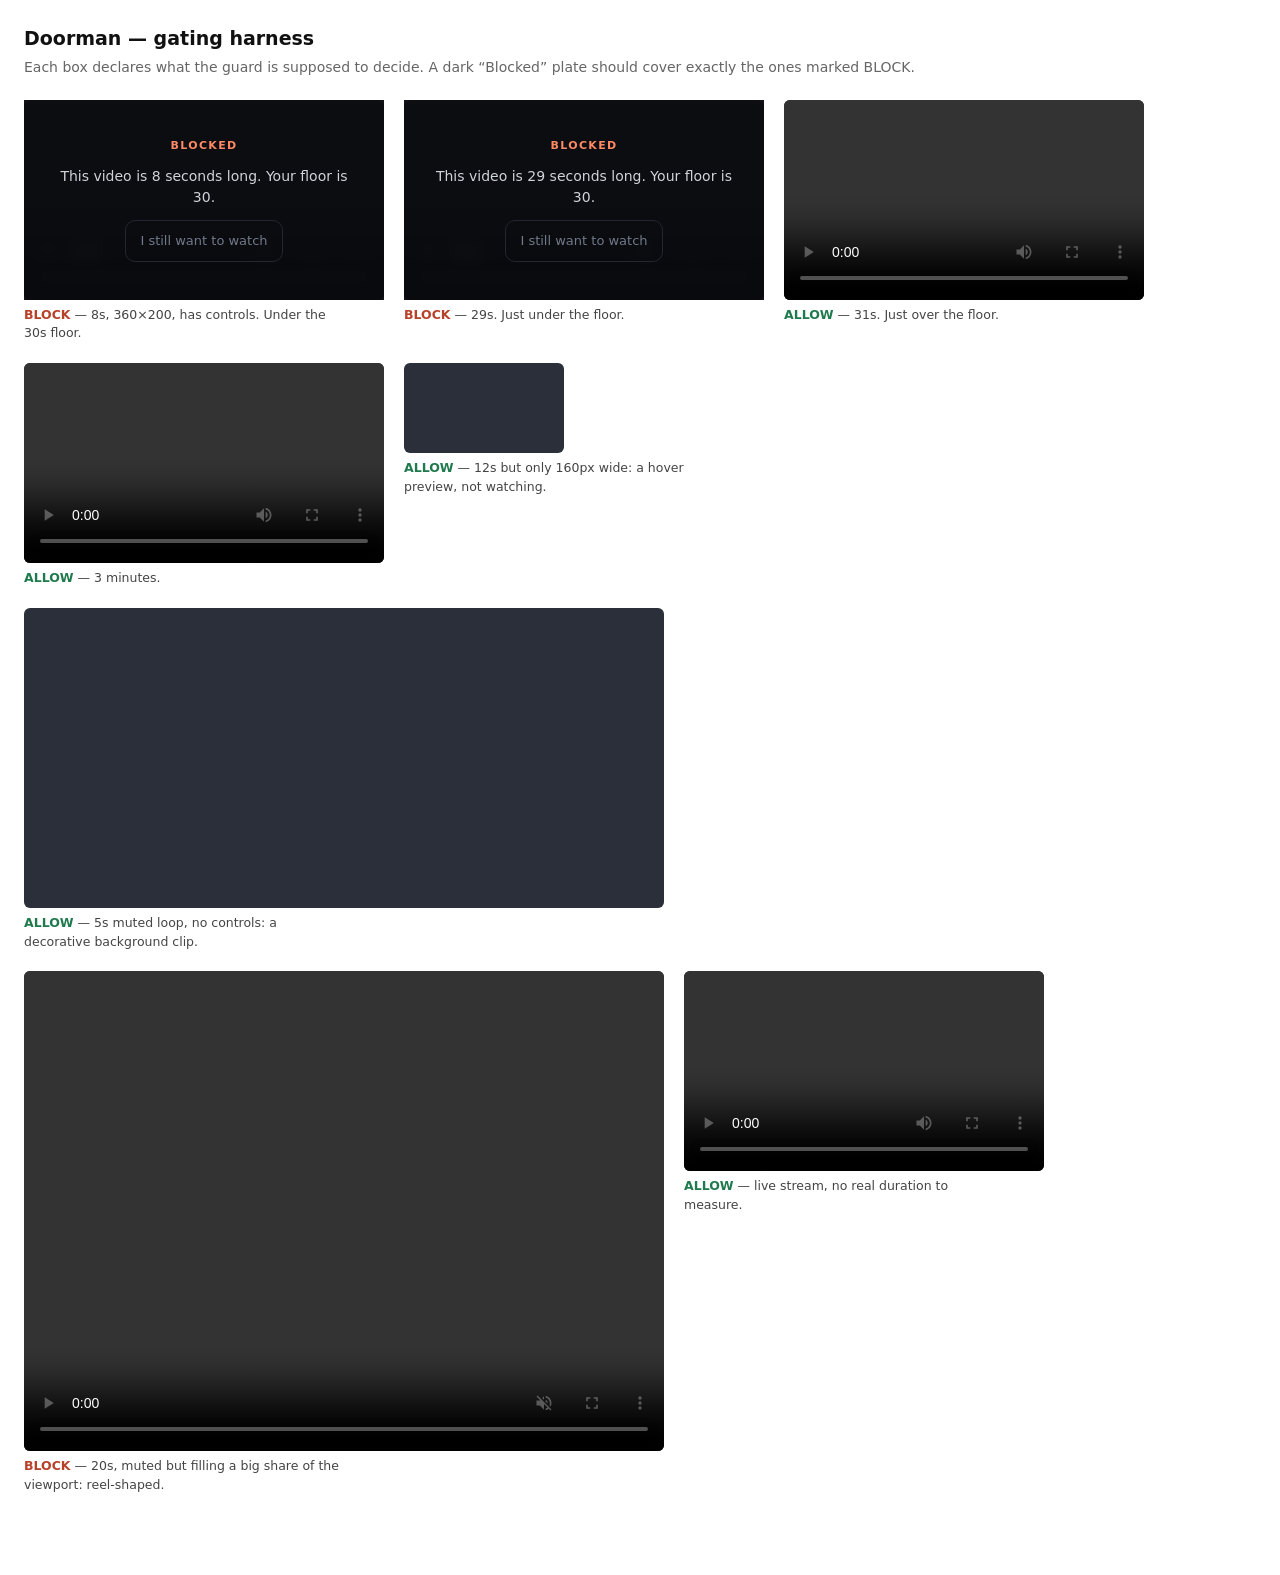
<file: dev/index.html>
<!doctype html>
<meta charset="utf-8">
<title>Doorman — gating harness</title>
<style>
  body { background:#fff; color:#111; font:14px/1.5 system-ui, sans-serif; margin:0; padding:24px 24px 80px; }
  h1 { font-size:19px; margin:0 0 4px; }
  p.sub { color:#666; margin:0 0 22px; }
  .grid { display:flex; flex-wrap:wrap; gap:20px; align-items:flex-start; }
  figure { margin:0; }
  figcaption { font-size:12.5px; color:#444; margin-top:6px; max-width:320px; }
  .expect { font-weight:600; }
  .expect.block { color:#b8412a; }
  .expect.allow { color:#1f7a4d; }
  video { display:block; background:#2a2f3a; border-radius:6px; }
</style>

<h1>Doorman — gating harness</h1>
<p class="sub">Each box declares what the guard is supposed to decide. A dark “Blocked” plate should cover exactly the ones marked BLOCK.</p>

<div class="grid">
  <figure>
    <video data-duration="8" width="360" height="200" controls></video>
    <figcaption><span class="expect block">BLOCK</span> — 8s, 360×200, has controls. Under the 30s floor.</figcaption>
  </figure>

  <figure>
    <video data-duration="29" width="360" height="200" controls></video>
    <figcaption><span class="expect block">BLOCK</span> — 29s. Just under the floor.</figcaption>
  </figure>

  <figure>
    <video data-duration="31" width="360" height="200" controls></video>
    <figcaption><span class="expect allow">ALLOW</span> — 31s. Just over the floor.</figcaption>
  </figure>

  <figure>
    <video data-duration="180" width="360" height="200" controls></video>
    <figcaption><span class="expect allow">ALLOW</span> — 3 minutes.</figcaption>
  </figure>

  <figure>
    <video data-duration="12" width="160" height="90" muted loop></video>
    <figcaption><span class="expect allow">ALLOW</span> — 12s but only 160px wide: a hover preview, not watching.</figcaption>
  </figure>

  <figure>
    <video data-duration="5" width="640" height="300" muted loop></video>
    <figcaption><span class="expect allow">ALLOW</span> — 5s muted loop, no controls: a decorative background clip.</figcaption>
  </figure>

  <figure>
    <video data-duration="20" width="640" height="480" muted controls></video>
    <figcaption><span class="expect block">BLOCK</span> — 20s, muted but filling a big share of the viewport: reel-shaped.</figcaption>
  </figure>

  <figure>
    <video data-duration="Infinity" width="360" height="200" controls></video>
    <figcaption><span class="expect allow">ALLOW</span> — live stream, no real duration to measure.</figcaption>
  </figure>
</div>

<script>
  /* Load the extension's real sources in order, cache-busted, so the harness
     always exercises the current code instead of whatever the browser kept. */
  (() => {
    const FILES = [
      '../src/content/enforcer.js',
      '../src/shared/defaults.js',
      '../src/shared/sites.js',
      'stub.js',
      '../src/content/challenge.js',
      '../src/content/ui.js',
      '../src/content/guard.js'
    ];
    const bust = Date.now();
    (function load(i) {
      if (i >= FILES.length) return;
      const el = document.createElement('script');
      el.src = `${FILES[i]}?t=${bust}`;
      el.onload = () => load(i + 1);
      el.onerror = () => console.error('harness: failed to load', FILES[i]);
      document.head.appendChild(el);
    })(0);
  })();
</script>
</file>
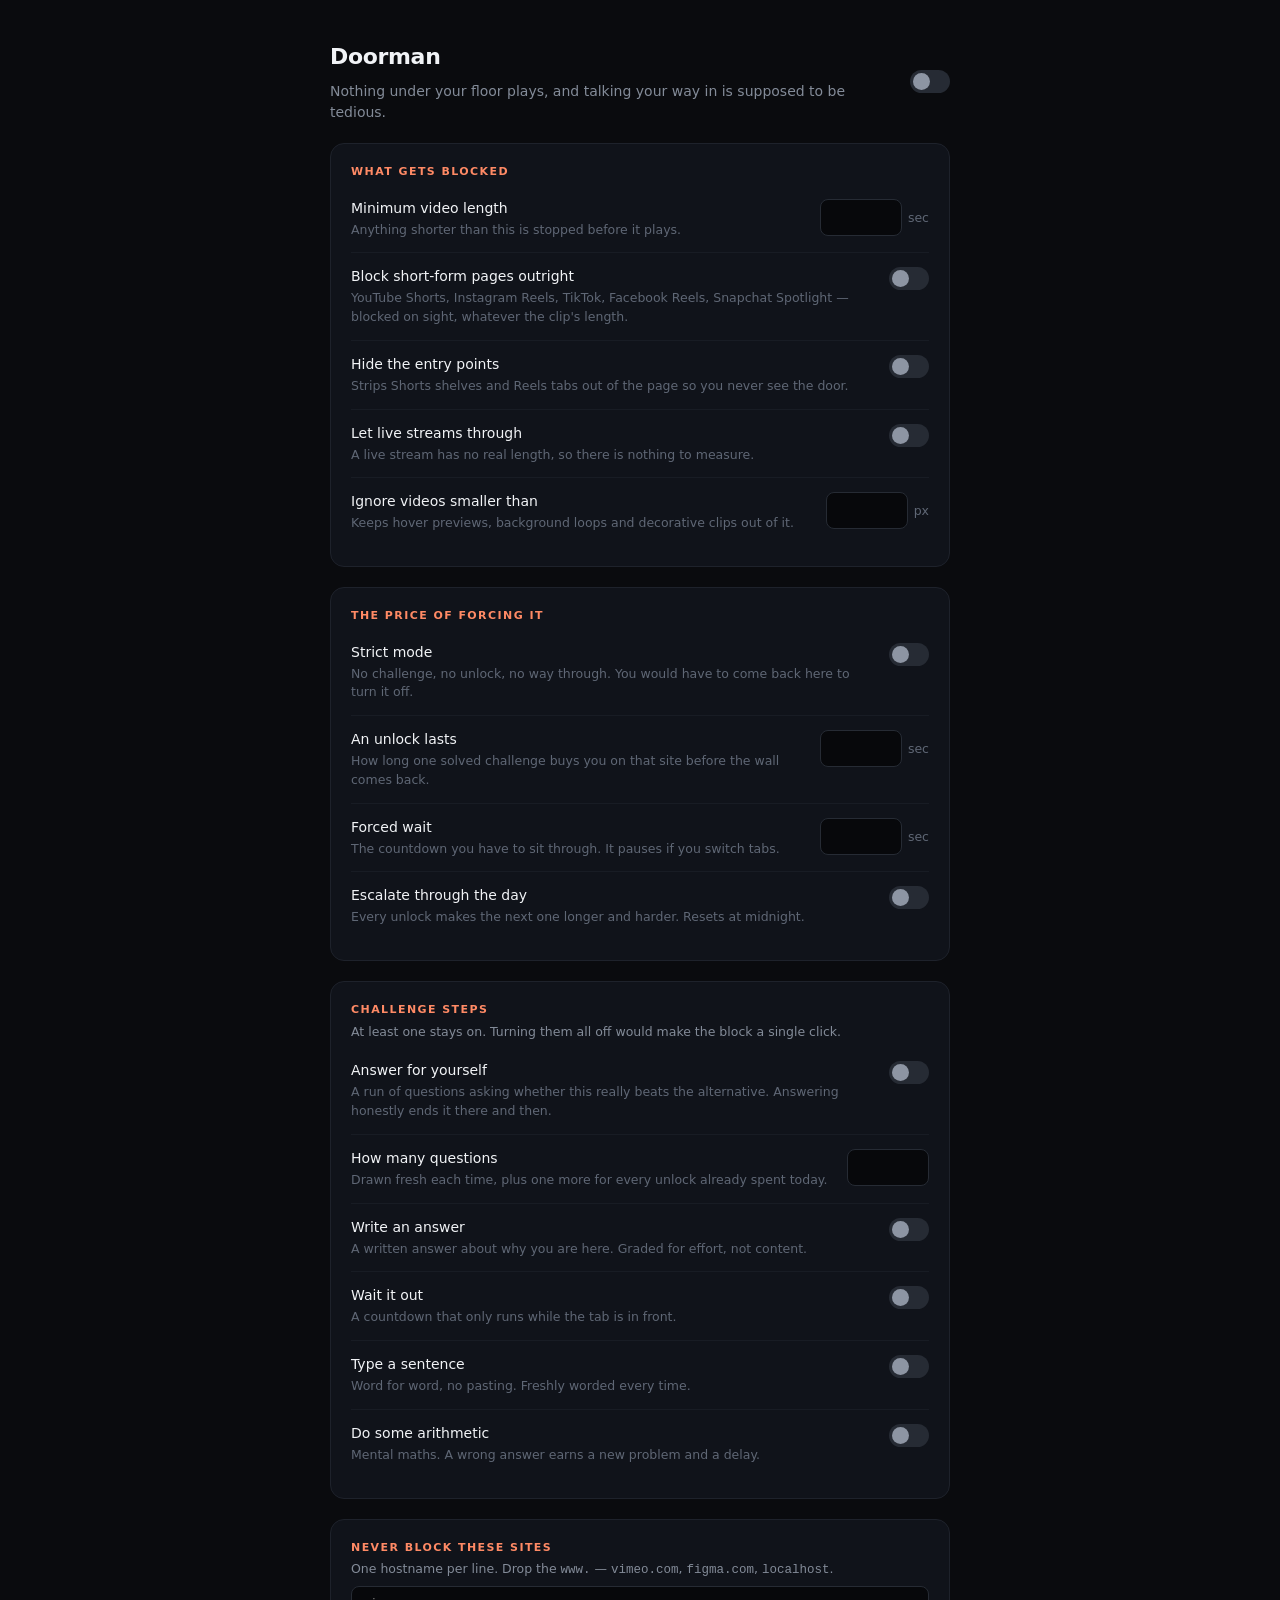
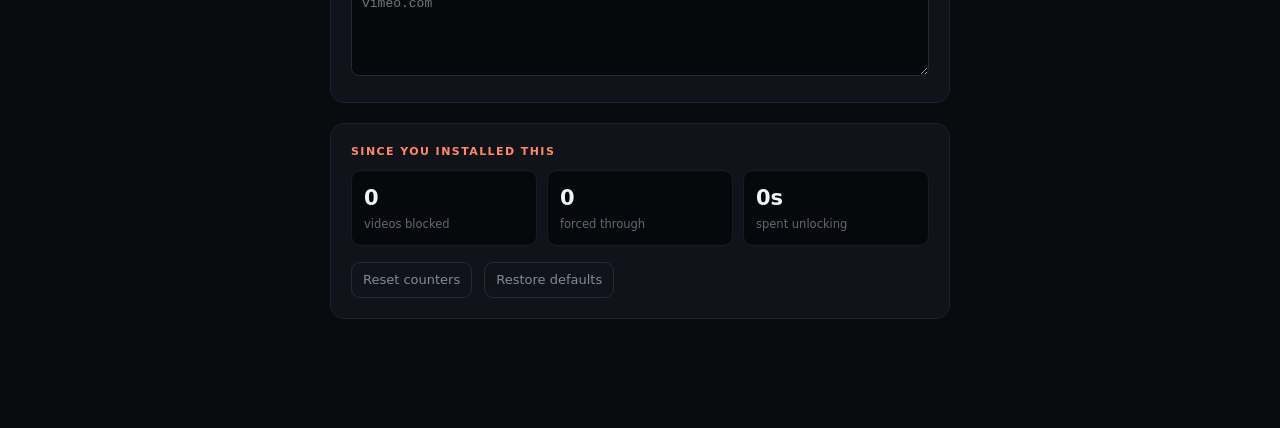
<file: src/options/options.html>
<!doctype html>
<meta charset="utf-8">
<title>Doorman — Settings</title>
<link rel="stylesheet" href="../shared/pages.css">
<style>
  body { padding: 40px 24px 72px; }
  main { max-width: 620px; margin: 0 auto; display: flex; flex-direction: column; gap: 20px; }
  .intro p { margin-top: 8px; }
  .head { display: flex; align-items: center; justify-content: space-between; gap: 20px; }
  .section h2 { margin-bottom: 4px; }
  .section > p { font-size: 12.5px; margin-bottom: 6px; }
  .danger { display: flex; align-items: center; gap: 12px; }
  .unit { color: var(--dim); font-size: 12.5px; margin-left: 6px; }
  .foot { display: flex; justify-content: space-between; align-items: center; }
</style>

<main>
  <div class="intro head">
    <div>
      <h1>Doorman</h1>
      <p>Nothing under your floor plays, and talking your way in is supposed to be tedious.</p>
    </div>
    <label class="switch" title="Turn all blocking on or off">
      <input type="checkbox" id="enabled">
      <span></span>
    </label>
  </div>

  <section class="card section">
    <h2>What gets blocked</h2>
    <div class="row">
      <div class="row__text">
        <div class="row__label">Minimum video length</div>
        <div class="row__help">Anything shorter than this is stopped before it plays.</div>
      </div>
      <div class="row__control"><input type="number" id="minSeconds" min="1" max="3600" step="1"><span class="unit">sec</span></div>
    </div>
    <div class="row">
      <div class="row__text">
        <div class="row__label">Block short-form pages outright</div>
        <div class="row__help">YouTube Shorts, Instagram Reels, TikTok, Facebook Reels, Snapchat Spotlight — blocked on sight, whatever the clip's length.</div>
      </div>
      <div class="row__control"><label class="switch"><input type="checkbox" id="blockShortFormPages"><span></span></label></div>
    </div>
    <div class="row">
      <div class="row__text">
        <div class="row__label">Hide the entry points</div>
        <div class="row__help">Strips Shorts shelves and Reels tabs out of the page so you never see the door.</div>
      </div>
      <div class="row__control"><label class="switch"><input type="checkbox" id="hideShortFormUI"><span></span></label></div>
    </div>
    <div class="row">
      <div class="row__text">
        <div class="row__label">Let live streams through</div>
        <div class="row__help">A live stream has no real length, so there is nothing to measure.</div>
      </div>
      <div class="row__control"><label class="switch"><input type="checkbox" id="allowLiveStreams"><span></span></label></div>
    </div>
    <div class="row">
      <div class="row__text">
        <div class="row__label">Ignore videos smaller than</div>
        <div class="row__help">Keeps hover previews, background loops and decorative clips out of it.</div>
      </div>
      <div class="row__control"><input type="number" id="minVideoPx" min="0" max="2000" step="10"><span class="unit">px</span></div>
    </div>
  </section>

  <section class="card section">
    <h2>The price of forcing it</h2>
    <div class="row">
      <div class="row__text">
        <div class="row__label">Strict mode</div>
        <div class="row__help">No challenge, no unlock, no way through. You would have to come back here to turn it off.</div>
      </div>
      <div class="row__control"><label class="switch"><input type="checkbox" id="strictMode"><span></span></label></div>
    </div>
    <div class="row">
      <div class="row__text">
        <div class="row__label">An unlock lasts</div>
        <div class="row__help">How long one solved challenge buys you on that site before the wall comes back.</div>
      </div>
      <div class="row__control"><input type="number" id="passSeconds" min="5" max="3600" step="5"><span class="unit">sec</span></div>
    </div>
    <div class="row">
      <div class="row__text">
        <div class="row__label">Forced wait</div>
        <div class="row__help">The countdown you have to sit through. It pauses if you switch tabs.</div>
      </div>
      <div class="row__control"><input type="number" id="baseWaitSeconds" min="0" max="600" step="5"><span class="unit">sec</span></div>
    </div>
    <div class="row">
      <div class="row__text">
        <div class="row__label">Escalate through the day</div>
        <div class="row__help">Every unlock makes the next one longer and harder. Resets at midnight.</div>
      </div>
      <div class="row__control"><label class="switch"><input type="checkbox" id="escalate"><span></span></label></div>
    </div>
  </section>

  <section class="card section">
    <h2>Challenge steps</h2>
    <p>At least one stays on. Turning them all off would make the block a single click.</p>
    <div class="row">
      <div class="row__text">
        <div class="row__label">Answer for yourself</div>
        <div class="row__help">A run of questions asking whether this really beats the alternative. Answering honestly ends it there and then.</div>
      </div>
      <div class="row__control"><label class="switch"><input type="checkbox" id="step-questions"><span></span></label></div>
    </div>
    <div class="row">
      <div class="row__text">
        <div class="row__label">How many questions</div>
        <div class="row__help">Drawn fresh each time, plus one more for every unlock already spent today.</div>
      </div>
      <div class="row__control"><input type="number" id="questionCount" min="1" max="16" step="1"></div>
    </div>
    <div class="row">
      <div class="row__text">
        <div class="row__label">Write an answer</div>
        <div class="row__help">A written answer about why you are here. Graded for effort, not content.</div>
      </div>
      <div class="row__control"><label class="switch"><input type="checkbox" id="step-reflect"><span></span></label></div>
    </div>
    <div class="row">
      <div class="row__text">
        <div class="row__label">Wait it out</div>
        <div class="row__help">A countdown that only runs while the tab is in front.</div>
      </div>
      <div class="row__control"><label class="switch"><input type="checkbox" id="step-wait"><span></span></label></div>
    </div>
    <div class="row">
      <div class="row__text">
        <div class="row__label">Type a sentence</div>
        <div class="row__help">Word for word, no pasting. Freshly worded every time.</div>
      </div>
      <div class="row__control"><label class="switch"><input type="checkbox" id="step-pledge"><span></span></label></div>
    </div>
    <div class="row">
      <div class="row__text">
        <div class="row__label">Do some arithmetic</div>
        <div class="row__help">Mental maths. A wrong answer earns a new problem and a delay.</div>
      </div>
      <div class="row__control"><label class="switch"><input type="checkbox" id="step-math"><span></span></label></div>
    </div>
  </section>

  <section class="card section">
    <h2>Never block these sites</h2>
    <p>One hostname per line. Drop the <code>www.</code> — <code>vimeo.com</code>, <code>figma.com</code>, <code>localhost</code>.</p>
    <textarea id="allowlist" spellcheck="false" placeholder="vimeo.com"></textarea>
  </section>

  <section class="card section">
    <h2>Since you installed this</h2>
    <div class="stats" style="margin: 10px 0 16px">
      <div class="stat"><div class="stat__n" id="t-blocked">0</div><div class="stat__l">videos blocked</div></div>
      <div class="stat"><div class="stat__n" id="t-unlocks">0</div><div class="stat__l">forced through</div></div>
      <div class="stat"><div class="stat__n" id="t-waited">0s</div><div class="stat__l">spent unlocking</div></div>
    </div>
    <div class="danger">
      <button id="reset-stats" class="ghost">Reset counters</button>
      <button id="reset-settings" class="ghost">Restore defaults</button>
    </div>
  </section>

  <div class="foot">
    <span></span>
    <span class="saved" id="saved">saved</span>
  </div>
</main>

<script src="../shared/defaults.js"></script>
<script src="options.js"></script>
</file>
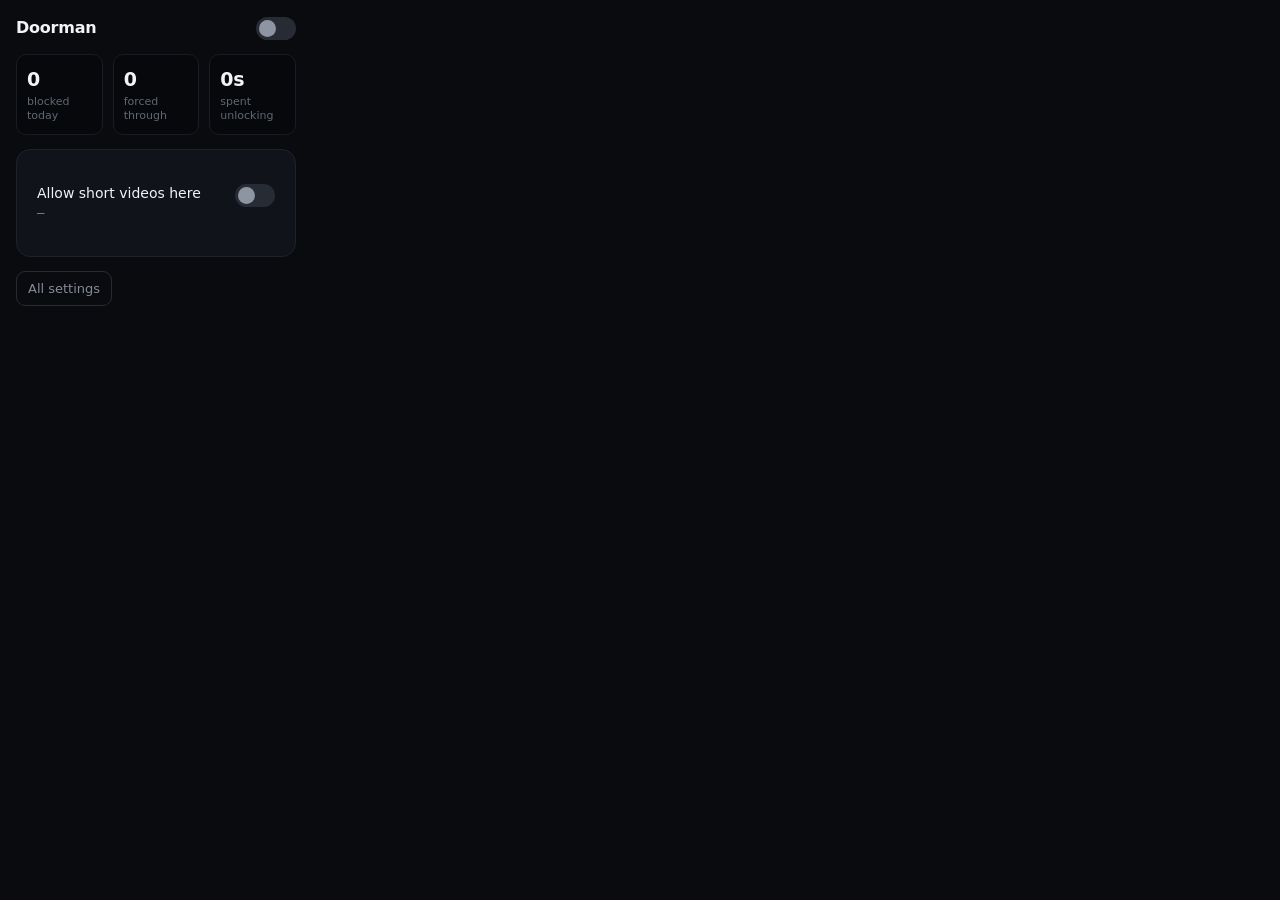
<file: src/popup/popup.html>
<!doctype html>
<meta charset="utf-8">
<title>Doorman</title>
<link rel="stylesheet" href="../shared/pages.css">
<style>
  body { width: 312px; padding: 16px; }
  /* Three columns of ~70px of content: keep the figures on one line. */
  .stat { padding: 10px; }
  .stat__n { font-size: 19px; white-space: nowrap; }
  .stat__l { font-size: 11px; line-height: 1.35; }
  header { display: flex; align-items: center; justify-content: space-between; margin-bottom: 14px; }
  header h1 { font-size: 16px; }
  .site { margin-top: 14px; }
  .host { font-family: ui-monospace, SFMono-Regular, Menlo, monospace; font-size: 12.5px; color: var(--muted); word-break: break-all; }
  .pass { margin-top: 12px; padding: 11px 12px; border-radius: 10px; background: #2a1a14; border: 1px solid #47281d; font-size: 13px; }
  .pass strong { color: var(--accent); font-variant-numeric: tabular-nums; }
  footer { margin-top: 14px; display: flex; justify-content: space-between; align-items: center; }
  [hidden] { display: none !important; }
  .switch input:disabled { cursor: not-allowed; }
  .switch input:disabled + span { opacity: 0.45; }
  .locked {
    margin-top: 12px;
    padding: 10px 12px;
    border-radius: 10px;
    background: #16120f;
    border: 1px solid #332520;
    font-size: 12.5px;
    line-height: 1.45;
    color: var(--muted);
  }
  .locked strong { color: var(--accent); font-weight: 600; }
</style>

<header>
  <h1>Doorman</h1>
  <label class="switch" title="Turn all blocking on or off">
    <input type="checkbox" id="enabled">
    <span></span>
  </label>
</header>

<div class="locked" id="locked" hidden>
  <strong>Locked here.</strong>
  <span id="locked-why"></span>
</div>

<div class="stats">
  <div class="stat"><div class="stat__n" id="s-blocked">0</div><div class="stat__l">blocked today</div></div>
  <div class="stat"><div class="stat__n" id="s-unlocks">0</div><div class="stat__l">forced through</div></div>
  <div class="stat"><div class="stat__n" id="s-waited">0s</div><div class="stat__l">spent unlocking</div></div>
</div>

<div class="pass" id="pass" hidden>
  Unlocked here for <strong id="pass-left">0s</strong>.
  <button class="ghost" id="relock" style="margin-top:8px;display:block">Re-lock now</button>
</div>

<div class="card site">
  <div class="row">
    <div class="row__text">
      <div class="row__label">Allow short videos here</div>
      <div class="host" id="host">—</div>
    </div>
    <div class="row__control">
      <label class="switch">
        <input type="checkbox" id="allow-site">
        <span></span>
      </label>
    </div>
  </div>
</div>

<footer>
  <button class="ghost" id="open-options">All settings</button>
  <span class="saved" id="saved">saved</span>
</footer>

<script src="../shared/defaults.js"></script>
<script src="../shared/sites.js"></script>
<script src="popup.js"></script>
</file>
<file: src/shared/pages.css>
/* Shared chrome for the two extension pages (options, popup). */
:root {
  color-scheme: dark;
  --bg: #0a0b0e;
  --card: #10131a;
  --line: #1e222b;
  --line-soft: #181c24;
  --text: #f1f3f6;
  --muted: #838b98;
  --dim: #5f6775;
  --accent: #ff8a65;
}

* { box-sizing: border-box; margin: 0; padding: 0; }

body {
  background: var(--bg);
  color: var(--text);
  font-family: ui-sans-serif, system-ui, -apple-system, "Segoe UI", Roboto, sans-serif;
  font-size: 14px;
  line-height: 1.5;
  -webkit-font-smoothing: antialiased;
}

h1 { font-size: 22px; font-weight: 620; letter-spacing: -0.015em; }
h2 {
  font-size: 11px;
  font-weight: 650;
  letter-spacing: 0.13em;
  text-transform: uppercase;
  color: var(--accent);
}
p { color: var(--muted); }

a { color: var(--muted); text-decoration: underline; text-underline-offset: 2px; }
a:hover { color: var(--text); }

.card {
  background: var(--card);
  border: 1px solid var(--line);
  border-radius: 14px;
  padding: 20px;
}

.row {
  display: flex;
  align-items: flex-start;
  justify-content: space-between;
  gap: 16px;
  padding: 13px 0;
  border-top: 1px solid var(--line-soft);
}
.row:first-of-type { border-top: 0; }
.row__text { flex: 1; min-width: 0; }
.row__label { font-weight: 500; }
.row__help { font-size: 12.5px; color: var(--dim); margin-top: 2px; }
.row__control { flex-shrink: 0; padding-top: 1px; }

input[type="number"], input[type="text"], textarea {
  font: inherit;
  background: #07080b;
  color: var(--text);
  border: 1px solid #262b34;
  border-radius: 8px;
  padding: 7px 10px;
  outline: none;
}
input[type="number"]:focus, input[type="text"]:focus, textarea:focus { border-color: #49515f; }
input[type="number"] { width: 82px; text-align: right; font-variant-numeric: tabular-nums; }
textarea { width: 100%; min-height: 90px; resize: vertical; font-family: ui-monospace, SFMono-Regular, Menlo, monospace; font-size: 13px; }

/* switch */
.switch { position: relative; display: inline-block; width: 40px; height: 23px; flex-shrink: 0; }
.switch input { position: absolute; opacity: 0; width: 100%; height: 100%; margin: 0; cursor: pointer; }
.switch span {
  position: absolute;
  inset: 0;
  background: #262b34;
  border-radius: 999px;
  transition: background 140ms ease;
  pointer-events: none;
}
.switch span::after {
  content: "";
  position: absolute;
  top: 3px;
  left: 3px;
  width: 17px;
  height: 17px;
  border-radius: 50%;
  background: #8d95a3;
  transition: transform 140ms ease, background 140ms ease;
}
.switch input:checked + span { background: #7a3b28; }
.switch input:checked + span::after { transform: translateX(17px); background: var(--accent); }

button {
  font: inherit;
  cursor: pointer;
  border-radius: 9px;
  border: 1px solid #262b34;
  background: #171b22;
  color: var(--text);
  padding: 9px 14px;
  transition: background 120ms ease;
}
button:hover { background: #1d222a; }
button.ghost { background: transparent; color: var(--muted); font-size: 13px; padding: 7px 11px; }
button.ghost:hover { color: var(--text); }

.stats { display: grid; grid-template-columns: repeat(3, 1fr); gap: 10px; }
.stat { background: #07080b; border: 1px solid var(--line-soft); border-radius: 10px; padding: 12px; }
.stat__n { font-size: 21px; font-weight: 550; font-variant-numeric: tabular-nums; letter-spacing: -0.01em; }
.stat__l { font-size: 11.5px; color: var(--dim); margin-top: 1px; }

.saved { font-size: 12.5px; color: var(--accent); opacity: 0; transition: opacity 180ms ease; }
.saved--on { opacity: 1; }
</file>
